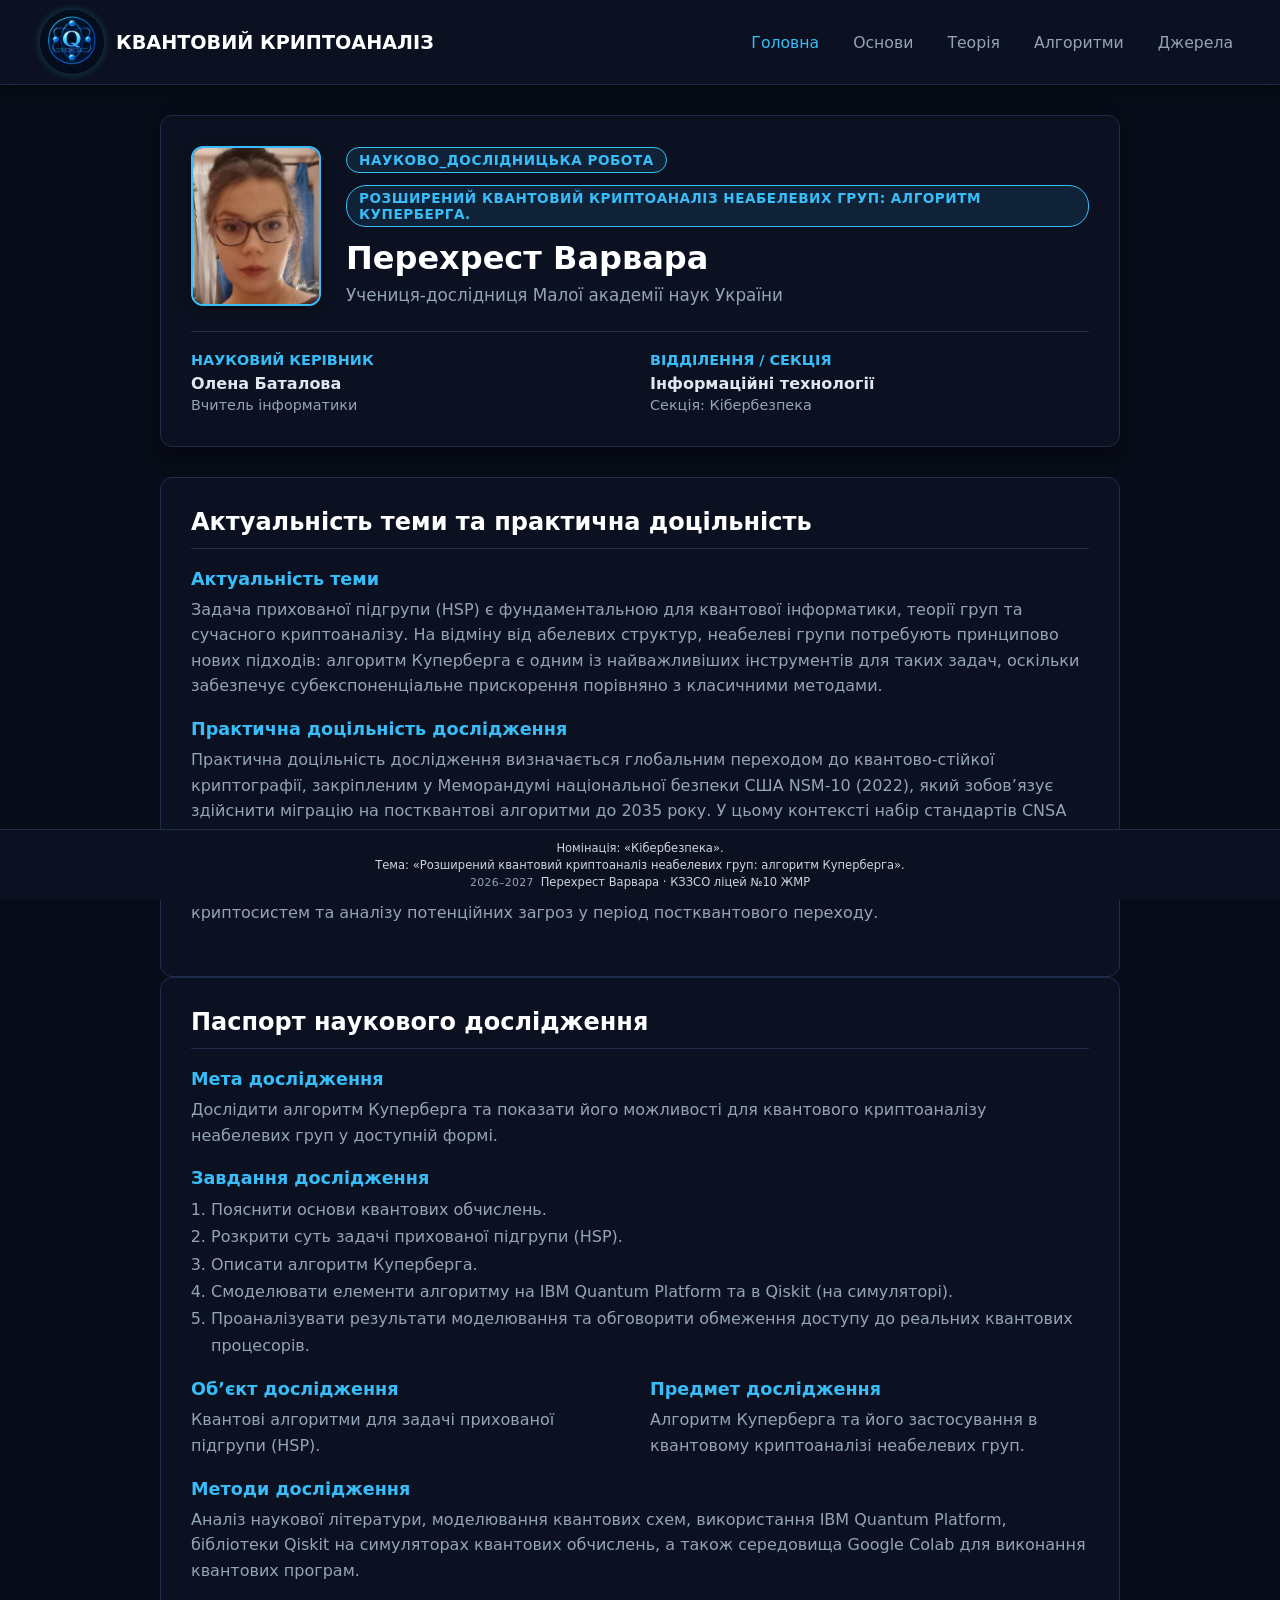
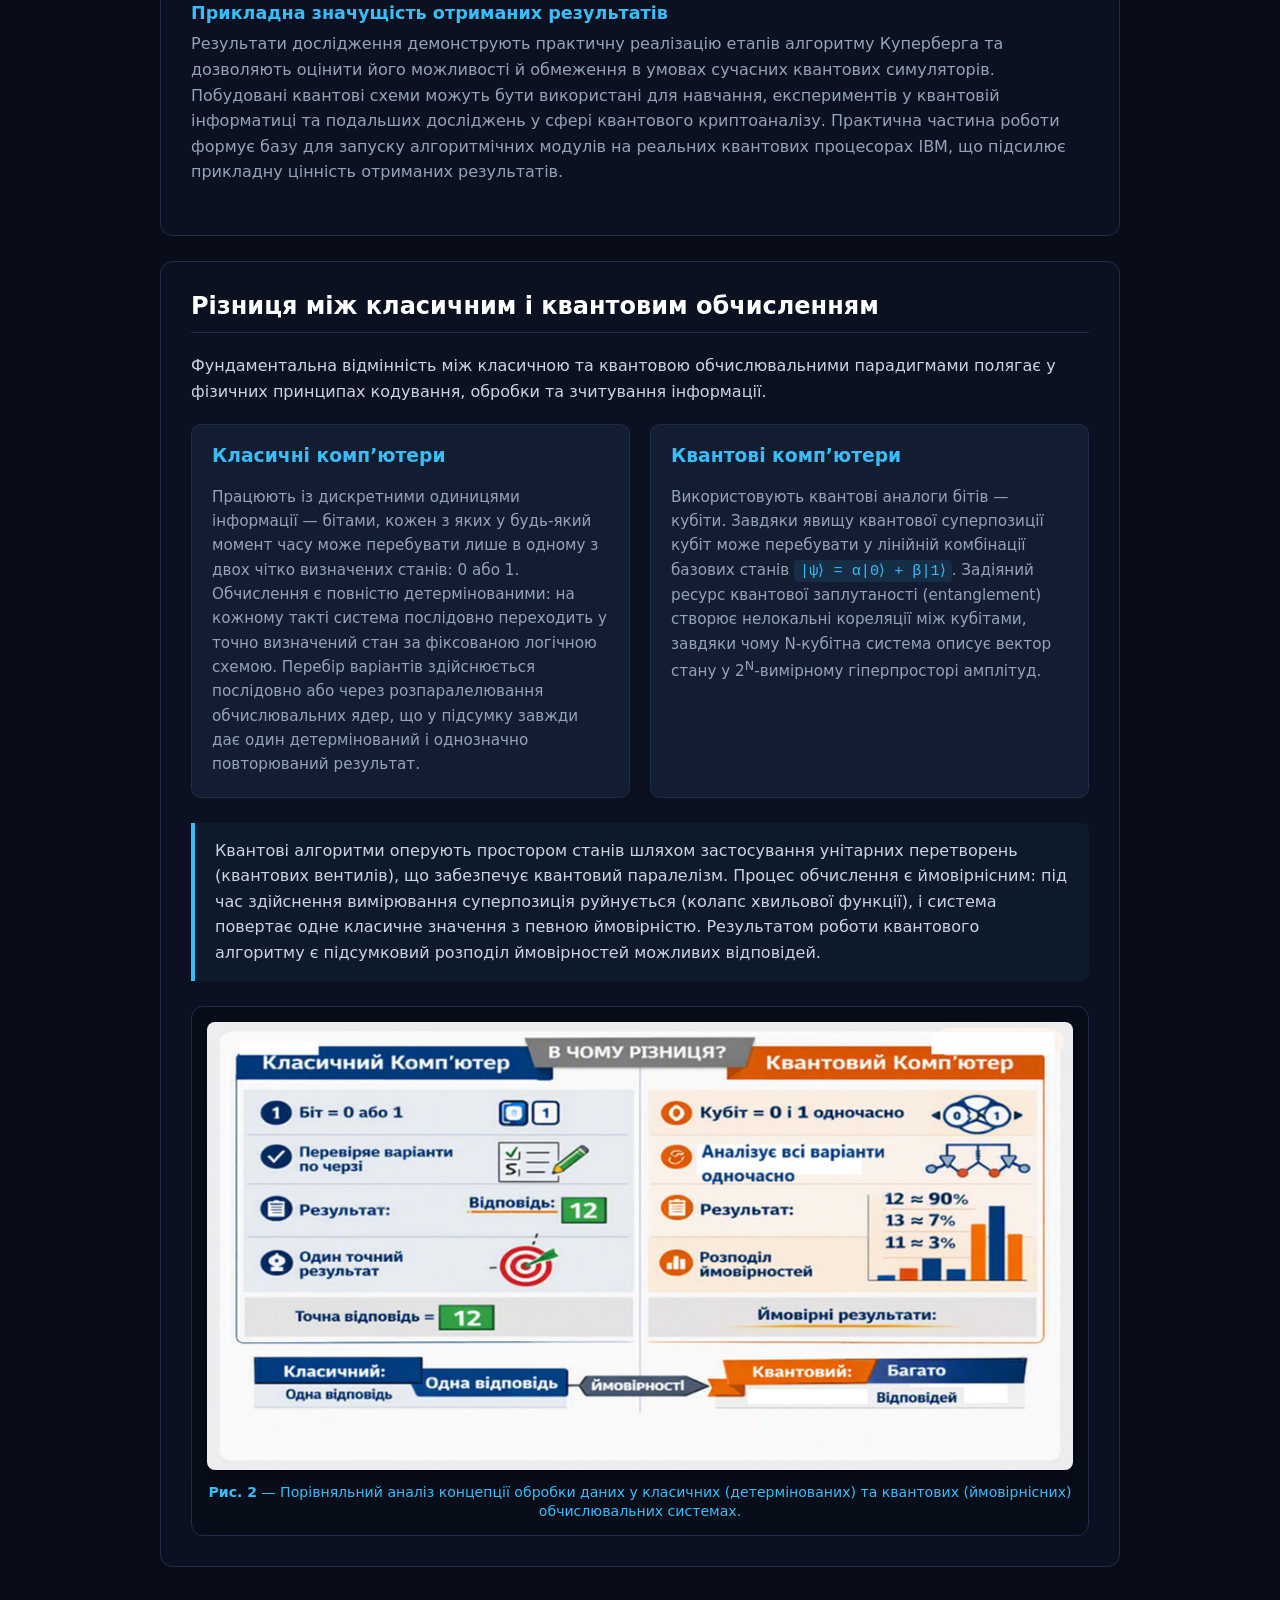
<file: index.html>
<!DOCTYPE html>

<html lang="uk">
<head>
<meta charset="utf-8"/>
<meta content="width=device-width, initial-scale=1.0" name="viewport"/>
<title>Головна — Квантовий Криптоаналіз</title>
<link href="CSS/main.css" rel="stylesheet"/>
</head>
<body class="home-page">
<!-- Навігаційне меню -->
<header class="navbar">
<a class="logo" href="index.html">
<img class="logo-icon" src="images/site-emblem.png" alt="Емблема квантового криптоаналізу">
<span>КВАНТОВИЙ КРИПТОАНАЛІЗ</span>
</a>
<nav>
<ul class="nav-menu">
<li><a class="active" href="index.html">Головна</a></li>
<li><a href="foundations.html">Основи</a></li>
<li><a href="theory.html">Теорія</a></li>
<li><a href="ide.html">Алгоритми</a></li>
<li><a href="sources.html">Джерела</a></li>
</ul>
</nav>
</header>
<main class="main-container">
<!-- Картка учениці та керівника -->
<section class="hero-card">
<div class="profile-header">
<!-- Рамка для фотографії учениці -->
<div class="photo-frame">
<img alt="Фото учениці" onerror="this.parentNode.classList.add('no-image');" src="images/photo.jpg"/>
</div>
<div class="profile-details">
<span class="badge-man">НАУКОВО_ДОСЛІДНИЦЬКА РОБОТА
</span>
<span class="badge-man">Розширений квантовий криптоаналіз неабелевих груп: алгоритм Куперберга.
</span>
<h1 class="student-name">Перехрест Варвара</h1>
<div class="student-title">Учениця-дослідниця Малої академії наук України</div>
</div>
</div>
<div class="info-grid">
<div class="info-item">
<h4>Науковий керівник</h4>
<p><strong>Олена Баталова </strong></p>
<p class="role-desc">Вчитель інформатики</p>
</div>
<div class="info-item">
<h4>Відділення / Секція</h4>
<p><strong>Інформаційні технології</strong></p>
<p class="role-desc">Секція: Кібербезпека</p>
</div>
</div>
</section>
<!-- Актуальність та практична доцільність -->
<section class="passport-section">
<h2 class="section-title"> Актуальність теми та практична доцільність</h2>
<div class="passport-item">
<h3> Актуальність теми</h3>
<p>
                    Задача прихованої підгрупи (HSP) є фундаментальною для квантової інформатики, теорії груп та сучасного криптоаналізу. 
                    На відміну від абелевих структур, неабелеві групи потребують принципово нових підходів: алгоритм Куперберга є одним із 
                    найважливіших інструментів для таких задач, оскільки забезпечує субекспоненціальне прискорення порівняно з класичними методами.
                </p>
</div>
<div class="passport-item">
<h3> Практична доцільність дослідження</h3>
<p>
                    Практична доцільність дослідження визначається глобальним переходом до квантово-стійкої криптографії, закріпленим у Меморандумі національної безпеки США NSM-10 (2022), який зобов’язує здійснити міграцію на постквантові алгоритми до 2035 року. 
                    У цьому контексті набір стандартів CNSA 2.0 визначає перелік рекомендованих криптографічних примітивів, а директива OMB M-23-02 регламентує порядок інвентаризації та переведення цивільних криптосистем на нові стандарти. 
                    Таким чином, аналіз алгоритму Куперберга має безпосереднє значення для оцінки стійкості сучасних криптосистем та аналізу потенційних загроз у період постквантового переходу.
                </p>
</div>
</section>
<!-- Паспорт наукового дослідження -->
<section class="passport-section inline-style-0">
<h2 class="section-title">Паспорт наукового дослідження</h2>
<div class="passport-item">
<h3> Мета дослідження</h3>
<p>
                    Дослідити алгоритм Куперберга та показати його можливості для квантового криптоаналізу неабелевих груп у доступній формі.
                </p>
</div>
<div class="passport-item">
<h3> Завдання дослідження</h3>
<ol class="inline-style-1">
<li>Пояснити основи квантових обчислень.</li>
<li>Розкрити суть задачі прихованої підгрупи (HSP).</li>
<li>Описати алгоритм Куперберга.</li>
<li>Смоделювати елементи алгоритму на IBM Quantum Platform та в Qiskit (на симуляторі).</li>
<li>Проаналізувати результати моделювання та обговорити обмеження доступу до реальних квантових процесорів.</li>
</ol>
</div>
<div class="inline-style-2">
<div class="passport-item">
<h3> Об’єкт дослідження</h3>
<p>Квантові алгоритми для задачі прихованої підгрупи (HSP).</p>
</div>
<div class="passport-item">
<h3> Предмет дослідження</h3>
<p>Алгоритм Куперберга та його застосування в квантовому криптоаналізі неабелевих груп.</p>
</div>
</div>
<div class="passport-item">
<h3> Методи дослідження</h3>
<p>
                    Аналіз наукової літератури, моделювання квантових схем, використання IBM Quantum Platform, бібліотеки Qiskit на симуляторах квантових обчислень, а також середовища Google Colab для виконання квантових програм.
                </p>
</div>
<div class="passport-item">
<h3> Прикладна значущість отриманих результатів</h3>
<p>
                    Результати дослідження демонструють практичну реалізацію етапів алгоритму Куперберга та дозволяють оцінити його можливості й обмеження в умовах сучасних квантових симуляторів. 
                    Побудовані квантові схеми можуть бути використані для навчання, експериментів у квантовій інформатиці та подальших досліджень у сфері квантового криптоаналізу. 
                    Практична частина роботи формує базу для запуску алгоритмічних модулів на реальних квантових процесорах IBM, що підсилює прикладну цінність отриманих результатів.
                </p>
</div>
</section>
<!-- Порівняльний аналіз парадигм -->
<!-- Порівняльний аналіз парадигм -->
<section class="passport-section inline-style-3">
<h2 class="section-title"> Різниця між класичним і квантовим обчисленням</h2>
<p class="inline-style-4">
                Фундаментальна відмінність між класичною та квантовою обчислювальними парадигмами полягає у фізичних принципах кодування, обробки та зчитування інформації.
            </p>
<div class="inline-style-5">
<!-- Класичні обчислення -->
<div class="inline-style-6">
<h3 class="inline-style-7"> Класичні комп’ютери</h3>
<p class="inline-style-8">
                        Працюють із дискретними одиницями інформації — бітами, кожен з яких у будь-який момент часу може перебувати лише в одному з двох чітко визначених станів: 0 або 1. 
                        Обчислення є повністю детермінованими: на кожному такті система послідовно переходить у точно визначений стан за фіксованою логічною схемою. 
                        Перебір варіантів здійснюється послідовно або через розпаралелювання обчислювальних ядер, що у підсумку завжди дає один детермінований і однозначно повторюваний результат.
                    </p>
</div>
<!-- Квантові обчислення -->
<div class="inline-style-9">
<h3 class="inline-style-10"> Квантові комп’ютери</h3>
<p class="inline-style-11">
                        Використовують квантові аналоги бітів — кубіти. Завдяки явищу квантової суперпозиції кубіт може перебувати у лінійній комбінації базових станів 
                        <code class="inline-style-12">|ψ⟩ = α|0⟩ + β|1⟩</code>. 
                        Задіяний ресурс квантової заплутаності (entanglement) створює нелокальні кореляції між кубітами, завдяки чому N-кубітна система описує вектор стану у 2<sup>N</sup>-вимірному гіперпросторі амплітуд.
                    </p>
</div>
</div>
<div class="inline-style-13">
<p class="inline-style-14">
                    Квантові алгоритми оперують простором станів шляхом застосування унітарних перетворень (квантових вентилів), що забезпечує квантовий паралелізм. Процес обчислення є ймовірнісним: під час здійснення вимірювання суперпозиція руйнується (колапс хвильової функції), і система повертає одне класичне значення з певною ймовірністю. 
                    Результатом роботи квантового алгоритму є підсумковий розподіл ймовірностей можливих відповідей.
                </p>
</div>
<!-- Зображення з назвою файлу за підписом -->
<div class="inline-style-15">
<img alt="Рис. 2 — Порівняльний аналіз концепції обробки даних у класичних та квантових системах" class="inline-style-16" src="images/ris2.jpg"/>
<span class="inline-style-17">
<strong>Рис. 2</strong> — Порівняльний аналіз концепції обробки даних у класичних (детермінованих) та квантових (ймовірнісних) обчислювальних системах.
    </span>
</div>
</section>
</main>
<footer id="site-footer" class="site-footer" aria-label="Інформація про проєкт"></footer>
<script src="JS/main.js"></script>
</body>
</html>
</file>
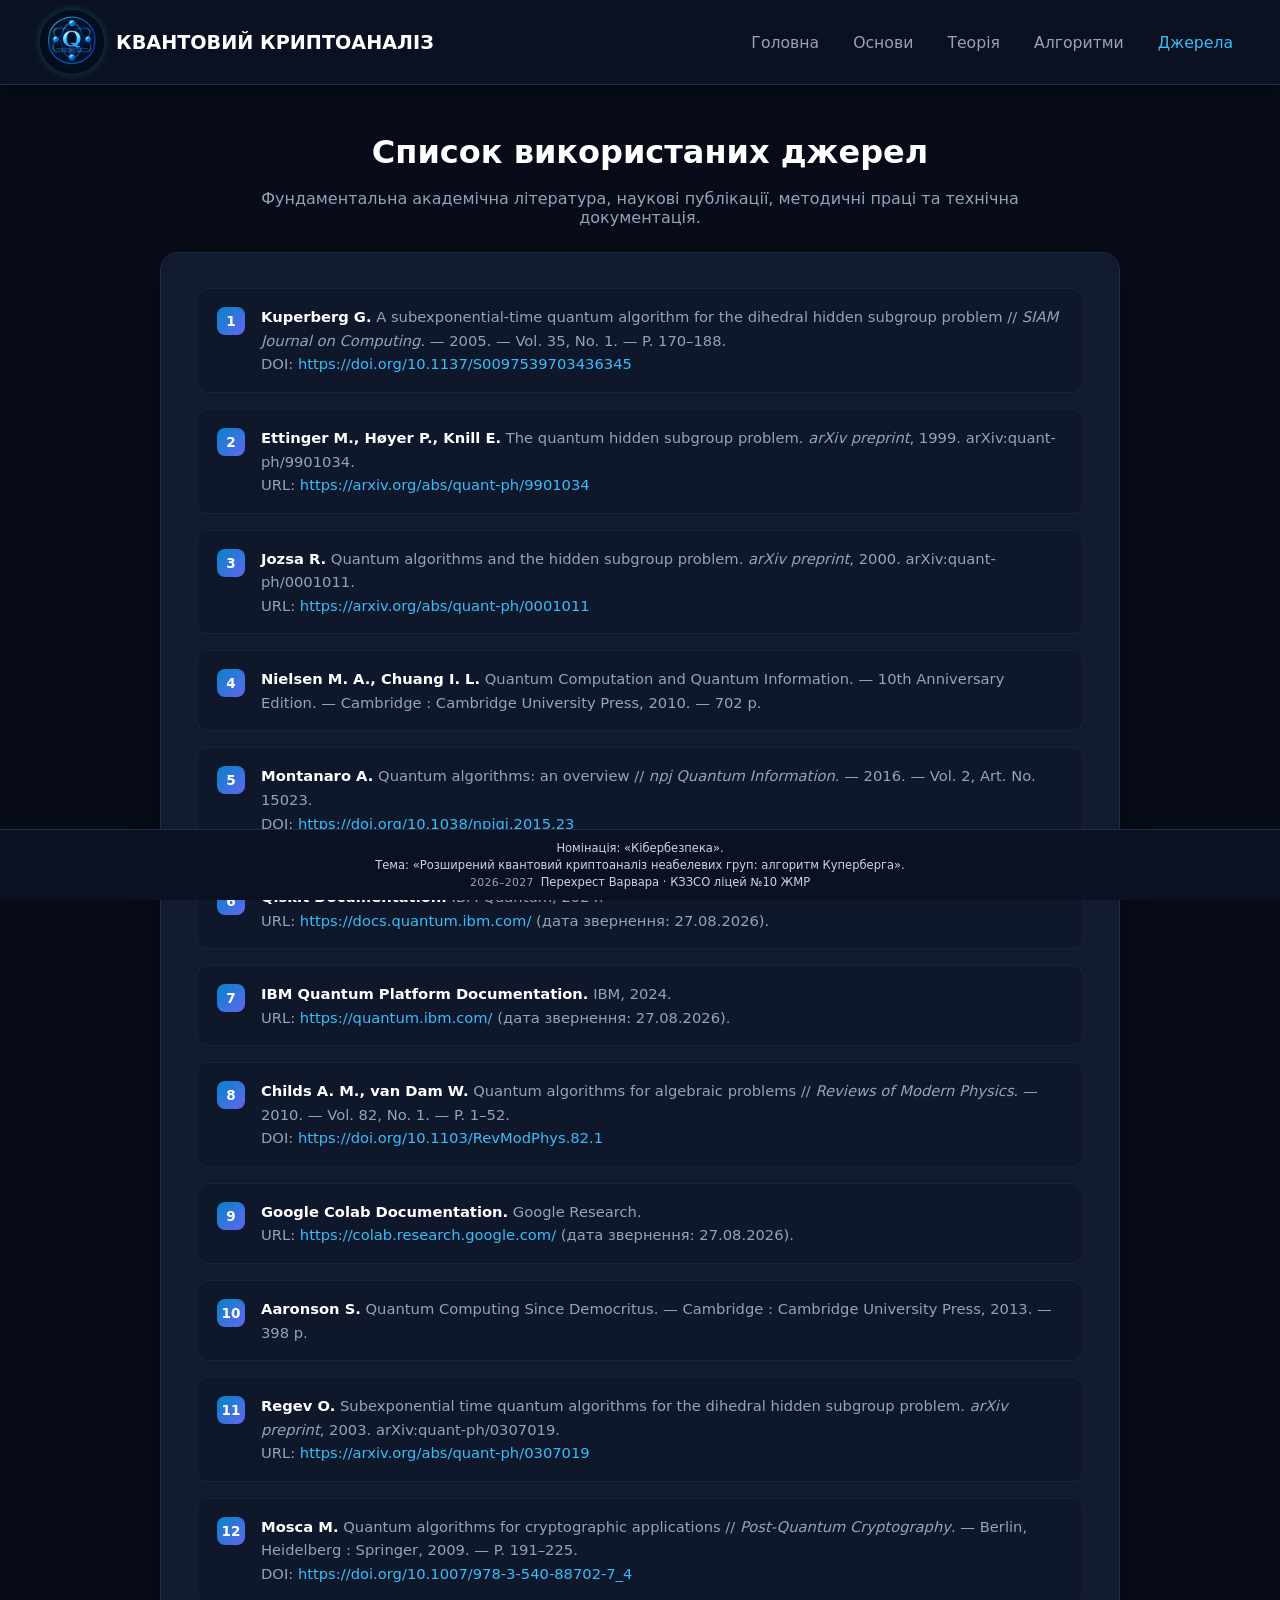
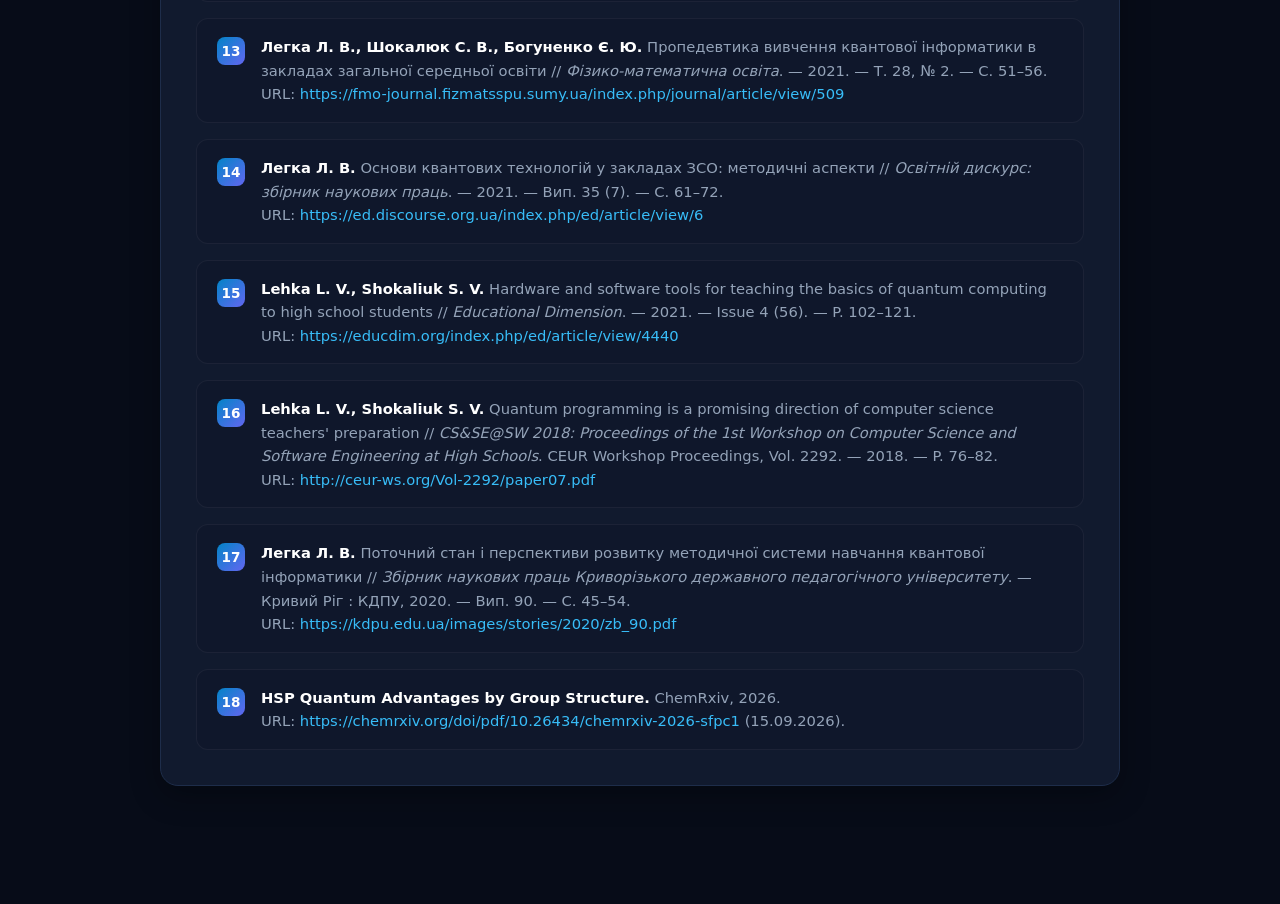
<file: sources.html>
<!DOCTYPE html>

<html lang="uk">
<head>
<meta charset="utf-8"/>
<meta content="width=device-width, initial-scale=1.0" name="viewport"/>
<title>Джерела — Квантовий Криптоаналіз</title>
<link href="CSS/main.css" rel="stylesheet"/>
<link href="CSS/sources.css" rel="stylesheet"/>
</head>
<body>
<!-- Шапка з випадаючим меню -->
<header class="navbar">
<a class="logo" href="index.html">
<img class="logo-icon" src="images/site-emblem.png" alt="Емблема квантового криптоаналізу">
<span>КВАНТОВИЙ КРИПТОАНАЛІЗ</span>
</a>
<nav>
<ul class="nav-menu">
<li><a href="index.html">Головна</a></li>
<li><a href="foundations.html">Основи</a></li>
<li><a href="theory.html">Теорія</a></li>
<li><a href="ide.html">Алгоритми</a></li>
<li><a class="active" href="sources.html">Джерела</a></li>
</ul>
</nav>
</header>
<main class="main-container">
<div class="inline-style-0">
<h1 class="inline-style-1">
                Cписок використаних джерел
            </h1>
<p class="inline-style-2">
                Фундаментальна академічна література, наукові публікації, методичні праці та технічна документація.
            </p>
</div>
<div class="sources-container">
<ol class="sources-list">
<li class="source-item">
<div class="source-num">1</div>
<div class="source-text">
<strong>Kuperberg G.</strong> A subexponential-time quantum algorithm for the dihedral hidden subgroup problem // <em>SIAM Journal on Computing</em>. — 2005. — Vol. 35, No. 1. — P. 170–188. <br/>
                        DOI: <a class="source-link" href="https://doi.org/10.1137/S0097539703436345" target="_blank">https://doi.org/10.1137/S0097539703436345</a>
</div>
</li>
<li class="source-item">
<div class="source-num">2</div>
<div class="source-text">
<strong>Ettinger M., Høyer P., Knill E.</strong> The quantum hidden subgroup problem. <em>arXiv preprint</em>, 1999. arXiv:quant-ph/9901034. <br/>
                        URL: <a class="source-link" href="https://arxiv.org/abs/quant-ph/9901034" target="_blank">https://arxiv.org/abs/quant-ph/9901034</a>
</div>
</li>
<li class="source-item">
<div class="source-num">3</div>
<div class="source-text">
<strong>Jozsa R.</strong> Quantum algorithms and the hidden subgroup problem. <em>arXiv preprint</em>, 2000. arXiv:quant-ph/0001011. <br/>
                        URL: <a class="source-link" href="https://arxiv.org/abs/quant-ph/0001011" target="_blank">https://arxiv.org/abs/quant-ph/0001011</a>
</div>
</li>
<li class="source-item">
<div class="source-num">4</div>
<div class="source-text">
<strong>Nielsen M. A., Chuang I. L.</strong> Quantum Computation and Quantum Information. — 10th Anniversary Edition. — Cambridge : Cambridge University Press, 2010. — 702 p.
                    </div>
</li>
<li class="source-item">
<div class="source-num">5</div>
<div class="source-text">
<strong>Montanaro A.</strong> Quantum algorithms: an overview // <em>npj Quantum Information</em>. — 2016. — Vol. 2, Art. No. 15023. <br/>
                        DOI: <a class="source-link" href="https://doi.org/10.1038/npjqi.2015.23" target="_blank">https://doi.org/10.1038/npjqi.2015.23</a>
</div>
</li>
<li class="source-item">
<div class="source-num">6</div>
<div class="source-text">
<strong>Qiskit Documentation.</strong> IBM Quantum, 2024. <br/>
                        URL: <a class="source-link" href="https://docs.quantum.ibm.com/" target="_blank">https://docs.quantum.ibm.com/</a> (дата звернення: 27.08.2026).
                    </div>
</li>
<li class="source-item">
<div class="source-num">7</div>
<div class="source-text">
<strong>IBM Quantum Platform Documentation.</strong> IBM, 2024. <br/>
                        URL: <a class="source-link" href="https://quantum.ibm.com/" target="_blank">https://quantum.ibm.com/</a> (дата звернення: 27.08.2026).
                    </div>
</li>
<li class="source-item">
<div class="source-num">8</div>
<div class="source-text">
<strong>Childs A. M., van Dam W.</strong> Quantum algorithms for algebraic problems // <em>Reviews of Modern Physics</em>. — 2010. — Vol. 82, No. 1. — P. 1–52. <br/>
                        DOI: <a class="source-link" href="https://doi.org/10.1103/RevModPhys.82.1" target="_blank">https://doi.org/10.1103/RevModPhys.82.1</a>
</div>
</li>
<li class="source-item">
<div class="source-num">9</div>
<div class="source-text">
<strong>Google Colab Documentation.</strong> Google Research. <br/>
                        URL: <a class="source-link" href="https://colab.research.google.com/" target="_blank">https://colab.research.google.com/</a> (дата звернення: 27.08.2026).
                    </div>
</li>
<li class="source-item">
<div class="source-num">10</div>
<div class="source-text">
<strong>Aaronson S.</strong> Quantum Computing Since Democritus. — Cambridge : Cambridge University Press, 2013. — 398 p.
                    </div>
</li>
<li class="source-item">
<div class="source-num">11</div>
<div class="source-text">
<strong>Regev O.</strong> Subexponential time quantum algorithms for the dihedral hidden subgroup problem. <em>arXiv preprint</em>, 2003. arXiv:quant-ph/0307019. <br/>
                        URL: <a class="source-link" href="https://arxiv.org/abs/quant-ph/0307019" target="_blank">https://arxiv.org/abs/quant-ph/0307019</a>
</div>
</li>
<li class="source-item">
<div class="source-num">12</div>
<div class="source-text">
<strong>Mosca M.</strong> Quantum algorithms for cryptographic applications // <em>Post-Quantum Cryptography</em>. — Berlin, Heidelberg : Springer, 2009. — P. 191–225. <br/>
                        DOI: <a class="source-link" href="https://doi.org/10.1007/978-3-540-88702-7_4" target="_blank">https://doi.org/10.1007/978-3-540-88702-7_4</a>
</div>
</li>
<li class="source-item">
<div class="source-num">13</div>
<div class="source-text">
<strong>Легка Л. В., Шокалюк С. В., Богуненко Є. Ю.</strong> Пропедевтика вивчення квантової інформатики в закладах загальної середньої освіти // <em>Фізико-математична освіта</em>. — 2021. — Т. 28, № 2. — С. 51–56. <br/>
                        URL: <a class="source-link" href="https://fmo-journal.fizmatsspu.sumy.ua/index.php/journal/article/view/509" target="_blank">https://fmo-journal.fizmatsspu.sumy.ua/index.php/journal/article/view/509</a>
</div>
</li>
<li class="source-item">
<div class="source-num">14</div>
<div class="source-text">
<strong>Легка Л. В.</strong> Основи квантових технологій у закладах ЗСО: методичні аспекти // <em>Освітній дискурс: збірник наукових праць</em>. — 2021. — Вип. 35 (7). — С. 61–72. <br/>
                        URL: <a class="source-link" href="https://ed.discourse.org.ua/index.php/ed/article/view/6" target="_blank">https://ed.discourse.org.ua/index.php/ed/article/view/6</a>
</div>
</li>
<li class="source-item">
<div class="source-num">15</div>
<div class="source-text">
<strong>Lehka L. V., Shokaliuk S. V.</strong> Hardware and software tools for teaching the basics of quantum computing to high school students // <em>Educational Dimension</em>. — 2021. — Issue 4 (56). — P. 102–121. <br/>
                        URL: <a class="source-link" href="https://educdim.org/index.php/ed/article/view/4440" target="_blank">https://educdim.org/index.php/ed/article/view/4440</a>
</div>
</li>
<li class="source-item">
<div class="source-num">16</div>
<div class="source-text">
<strong>Lehka L. V., Shokaliuk S. V.</strong> Quantum programming is a promising direction of computer science teachers' preparation // <em>CS&amp;SE@SW 2018: Proceedings of the 1st Workshop on Computer Science and Software Engineering at High Schools</em>. CEUR Workshop Proceedings, Vol. 2292. — 2018. — P. 76–82. <br/>
                        URL: <a class="source-link" href="http://ceur-ws.org/Vol-2292/paper07.pdf" target="_blank">http://ceur-ws.org/Vol-2292/paper07.pdf</a>
</div>
</li>
<li class="source-item">
<div class="source-num">17</div>
<div class="source-text">
<strong>Легка Л. В.</strong> Поточний стан і перспективи розвитку методичної системи навчання квантової інформатики // <em>Збірник наукових праць Криворізького державного педагогічного університету</em>. — Кривий Ріг : КДПУ, 2020. — Вип. 90. — С. 45–54. <br/>
                        URL: <a class="source-link" href="https://kdpu.edu.ua/images/stories/2020/zb_90.pdf" target="_blank">https://kdpu.edu.ua/images/stories/2020/zb_90.pdf</a>
</div>
</li>
<li class="source-item">
<div class="source-num">18</div>
<div class="source-text">
<strong>HSP Quantum Advantages by Group Structure.</strong> ChemRxiv, 2026. <br/>
                        URL: <a class="source-link" href="https://chemrxiv.org/doi/pdf/10.26434/chemrxiv-2026-sfpc1" target="_blank">https://chemrxiv.org/doi/pdf/10.26434/chemrxiv-2026-sfpc1</a> (15.09.2026).
                    </div>
</li>
</ol>
</div>
</main>
<footer id="site-footer" class="site-footer" aria-label="Інформація про проєкт"></footer>
<script src="JS/main.js"></script>
</body>
</html>
</file>
<file: CSS/main.css>
/* --- БАЗОВЫЕ НАСТРОЙКИ СТРАНИЦЫ --- */
* {
    box-sizing: border-box;
}

body {
    background-color: #070c18 !important;
    color: #f8fafc !important;
    font-family: system-ui, -apple-system, sans-serif;
    margin: 0;
    padding: 0;
}

/* --- НАВИГАЦИОННАЯ ШАПКА --- */
/* --- ЛИПКA/ЗАФІКСОВАНА ШАПКА --- */
.navbar {
    position: fixed !important;  /* Фіксує шапку на екрані при скролі */
    top: 0;
    left: 0;
    width: 100%;
    
    display: flex;
    justify-content: space-between;
    align-items: center;
    padding: 10px 40px;
    background-color: #0b1120 !important;
    border-bottom: 1px solid #1e2d4a;
    z-index: 9999;               /* Меню завжди поверх іншого вмісту */
    box-shadow: 0 4px 15px rgba(0, 0, 0, 0.4);
}

.logo {
    display: flex;
    align-items: center;
    gap: 12px;
    text-decoration: none;
    color: #ffffff !important;
    font-weight: bold;
    font-size: 1.2rem;
}

.logo-icon {
    width: 64px;
    height: 64px;
    object-fit: cover;
    border-radius: 50%;
    display: block;
    flex: 0 0 64px;
    box-shadow: 0 0 10px rgba(56, 189, 248, 0.28);
}

.nav-menu {
    display: flex !important;
    flex-direction: row !important;
    align-items: center;
    gap: 20px;
    list-style: none !important;
    margin: 0 !important;
    padding: 0 !important;
}

.nav-menu li {
    list-style: none !important;
    margin: 0 !important;
    padding: 0 !important;
    position: relative;
}

.nav-menu a, 
.nav-menu a:visited {
    color: #94a3b8 !important;
    text-decoration: none !important;
    font-size: 0.98rem;
    font-weight: 400;
    white-space: nowrap;
    padding: 5px 7px;
    display: inline-block;
}

.nav-menu a:hover,
.nav-menu a.active {
    color: #38bdf8 !important;
}

/* --- ВЫПАДАЮЩЕЕ МЕНЮ (DROPDOWN) --- */
.dropdown-menu {
    display: none;
    position: absolute !important;
    top: 100%;
    left: 0;
    background-color: #0b1120;
    border: 1px solid #1e2d4a;
    border-radius: 8px;
    padding: 10px 0 !important;
    min-width: 280px;
    box-shadow: 0 10px 25px rgba(0,0,0,0.5);
    z-index: 10000;
}

.dropdown:hover .dropdown-menu {
    display: block !important;
}

.dropdown-menu li {
    display: block !important;
}

.dropdown-menu a {
    display: block !important;
    padding: 8px 16px !important;
    font-size: 0.88rem !important;
}

/* --- ГЛАВНЫЙ КОНТЕЙНЕР --- */
/* --- ВІДСТУП ДЛЯ КОНТЕЙНЕРА (щоб контент не перекривався шапкою) --- */
.main-container {
    max-width: 1000px;
    margin: 0 auto 40px auto;
    padding: 115px 20px 0 20px; /* 100px зверху компенсують висоту зафіксованої шапки */
}

/* --- КАРТОЧКА АВТОРА И РАМКА ФОТО --- */
.hero-card {
    background: #0b1120;
    border: 1px solid #1e2d4a;
    border-radius: 12px;
    padding: 30px;
    margin-bottom: 30px;
    box-shadow: 0 8px 20px rgba(0, 0, 0, 0.4);
}

.profile-header {
    display: flex;
    align-items: center;
    gap: 25px;
}

.photo-frame {
    width: 130px;
    height: 160px;
    border: 2px solid #38bdf8;
    border-radius: 12px;
    overflow: hidden;
    flex-shrink: 0;
    background: #131d31;
    position: relative;
    box-shadow: 0 4px 12px rgba(0,0,0,0.3);
}

.photo-frame img {
    width: 100%;
    height: 100%;
    object-fit: cover;
    display: block;
}

/* Заглушка, если фото отсутствует */
.photo-frame.no-image::before {
    content: 'ФОТО';
    display: flex;
    align-items: center;
    justify-content: center;
    width: 100%;
    height: 100%;
    color: #38bdf8;
    font-size: 0.85rem;
    font-weight: bold;
    letter-spacing: 1px;
    border: 2px dashed #38bdf8;
    box-sizing: border-box;
}

.badge-man {
    display: inline-block;
    background: rgba(56, 189, 248, 0.1);
    color: #38bdf8;
    border: 1px solid #38bdf8;
    padding: 4px 12px;
    border-radius: 20px;
    font-size: 0.85rem;
    font-weight: 600;
    margin-bottom: 12px;
    text-transform: uppercase;
    letter-spacing: 0.5px;
}

.student-name {
    font-size: 2rem;
    color: #ffffff;
    margin: 0 0 8px 0;
    font-weight: 700;
}

.student-title {
    color: #94a3b8;
    font-size: 1.05rem;
}

.info-grid {
    display: grid;
    grid-template-columns: repeat(auto-fit, minmax(280px, 1fr));
    gap: 20px;
    border-top: 1px solid #1e2d4a;
    margin-top: 25px;
    padding-top: 20px;
}

.info-item h4 {
    margin: 0 0 5px 0;
    color: #38bdf8;
    font-size: 0.9rem;
    text-transform: uppercase;
}

.info-item p {
    margin: 0;
    color: #e2e8f0;
    font-size: 1rem;
    line-height: 1.4;
}

.role-desc {
    color: #94a3b8 !important;
    font-size: 0.9rem !important;
}

/* --- ПАСПОРТ ИССЛЕДОВАНИЯ --- */
.passport-section {
    background: #0b1120;
    border: 1px solid #1e2d4a;
    border-radius: 12px;
    padding: 30px;
}

.section-title {
    color: #ffffff;
    font-size: 1.5rem;
    margin-top: 0;
    margin-bottom: 20px;
    display: flex;
    align-items: center;
    gap: 10px;
    border-bottom: 1px solid #1e2d4a;
    padding-bottom: 12px;
}

.passport-item {
    margin-bottom: 20px;
}

.passport-item h3 {
    color: #38bdf8;
    font-size: 1.1rem;
    margin: 0 0 8px 0;
    display: flex;
    align-items: center;
    gap: 8px;
}

.passport-item p {
    color: #94a3b8;
    line-height: 1.6;
    margin: 0;
}

/* Inline styles moved from HTML for project structure compliance */
.inline-style-0 { margin-top: 0px; }
.inline-style-1 { color: #94a3b8; line-height: 1.7; margin: 0; padding-left: 20px; }
.inline-style-2 { display: grid; grid-template-columns: repeat(auto-fit, minmax(300px, 1fr)); gap: 20px; margin-top: 20px; }
.inline-style-3 { margin-top: 25px; }
.inline-style-4 { color: #cbd5e1; line-height: 1.6; margin-bottom: 20px; }
.inline-style-5 { display: grid; grid-template-columns: repeat(auto-fit, minmax(320px, 1fr)); gap: 20px; margin-bottom: 25px; }
.inline-style-6 { background: #131d31; border: 1px solid #1e2d4a; border-radius: 10px; padding: 20px; }
.inline-style-7 { color: #38bdf8; margin-top: 0; }
.inline-style-8 { color: #94a3b8; font-size: 0.95rem; line-height: 1.6; margin: 0; }
.inline-style-9 { background: #131d31; border: 1px solid #1e2d4a; border-radius: 10px; padding: 20px; }
.inline-style-10 { color: #38bdf8; margin-top: 0; }
.inline-style-11 { color: #94a3b8; font-size: 0.95rem; line-height: 1.6; margin: 0; }
.inline-style-12 { color: #38bdf8; background: rgba(56,189,248,0.1); padding: 2px 6px; border-radius: 4px; }
.inline-style-13 { background: rgba(56, 189, 248, 0.05); border-left: 4px solid #38bdf8; 
            padding: 15px 20px; border-radius: 0 8px 8px 0; margin-bottom: 25px; }
.inline-style-14 { color: #cbd5e1; margin: 0; line-height: 1.6; }
.inline-style-15 { text-align: center; border: 1px solid #1e2d4a; border-radius: 12px; padding: 15px; background: #080d1a; }
.inline-style-16 { max-width: 100%; height: auto; border-radius: 8px; display: block; margin: 0 auto 12px auto; box-shadow: 0 4px 15px rgba(0,0,0,0.5); }
.inline-style-17 { font-size: 0.88rem; color: #38bdf8; }

/* Надійне керування випадаючим меню на GitHub Pages та мобільних екранах */
.dropdown-toggle {
    appearance: none;
    -webkit-appearance: none;
    border: 0;
    background: transparent;
    font: inherit;
    cursor: pointer;
    color: #94a3b8;
    text-decoration: none;
    font-size: 0.98rem;
    font-weight: 400;
    white-space: nowrap;
    padding: 5px 7px;
    display: inline-block;
}

.dropdown-toggle:hover,
.dropdown-toggle:focus-visible,
.dropdown.open > .dropdown-toggle {
    color: #38bdf8;
    outline: none;
}

.dropdown:hover > .dropdown-menu,
.dropdown:focus-within > .dropdown-menu,
.dropdown.open > .dropdown-menu {
    display: block !important;
}

@media (max-width: 900px) {
    .navbar {
        align-items: flex-start;
        flex-wrap: wrap;
        gap: 8px;
        padding: 12px 18px;
    }

    .navbar nav {
        width: 100%;
    }

    .nav-menu {
        flex-wrap: wrap;
        gap: 4px !important;
    }

    .dropdown-menu {
        left: 0;
        max-width: min(92vw, 360px);
    }
}


/* --- ПОСТІЙНИЙ ФУТЕР --- */
.site-footer {
    position: fixed;
    left: 0;
    right: 0;
    bottom: 0;
    z-index: 1000;
    background: #0b1120;
    border-top: 1px solid #1e2d4a;
    color: #cbd5e1;
    padding: 9px 20px 8px;
    box-sizing: border-box;
}
.footer-inner { max-width: 1200px; margin: 0 auto; text-align: center; }
.footer-year { color:#94a3b8; font-size:.68rem; font-weight:500; letter-spacing:.03em; margin-right:7px; white-space:nowrap; }
.footer-line { margin:2px 34px; font-size:.72rem; line-height:1.3; }
body { padding-bottom:78px; }
@media (max-width:700px){
  .site-footer{padding:6px 8px 5px;}
  .footer-inner{width:100%;max-width:none;}
  .footer-line{margin:1px 0;font-size:.60rem;line-height:1.22;}
  .footer-year{display:inline;font-size:.60rem;margin-right:7px;white-space:nowrap;}
  body{padding-bottom:66px;}
}

/* Лише трохи ущільнюємо відстані між блоками на вузькому екрані.
   Розміри шрифтів і меню не змінюємо. */
@media (max-width:700px){
  .content-section{margin-bottom:14px;}
  .page-container p{margin-bottom:7px;}
  .section-title{margin-bottom:8px;}
}

/* --- АДАПТАЦІЯ ГОЛОВНОЇ СТОРІНКИ ДЛЯ СМАРТФОНІВ --- */
@media (max-width: 700px) {
    .navbar {
        padding: 7px 10px;
        gap: 5px;
    }

    .logo {
        gap: 7px;
        font-size: 0.88rem;
        line-height: 1.1;
    }

    .logo-icon {
        width: 42px;
        height: 42px;
        flex-basis: 42px;
    }

    .nav-menu {
        gap: 2px !important;
        justify-content: flex-start;
    }

    .nav-menu a,
    .dropdown-toggle {
        font-size: 0.78rem !important;
        padding: 4px 5px !important;
    }

    .main-container {
        max-width: 100%;
        margin-bottom: 20px;
        padding: 100px 10px 0;
    }

    .hero-card,
    .passport-section {
        border-radius: 9px;
        padding: 14px;
        margin-bottom: 14px;
    }

    .profile-header {
        gap: 12px;
        align-items: flex-start;
    }

    .photo-frame {
        width: 78px;
        height: 96px;
        border-radius: 8px;
    }

    .badge-man {
        padding: 3px 7px;
        margin-bottom: 6px;
        font-size: 0.62rem;
        line-height: 1.2;
        letter-spacing: 0.2px;
    }

    .student-name {
        font-size: 1.25rem;
        line-height: 1.2;
        margin-bottom: 4px;
    }

    .student-title {
        font-size: 0.82rem;
        line-height: 1.3;
    }

    .info-grid {
        grid-template-columns: 1fr;
        gap: 9px;
        margin-top: 12px;
        padding-top: 10px;
    }

    .info-item h4 {
        font-size: 0.72rem;
        margin-bottom: 3px;
    }

    .info-item p,
    .role-desc {
        font-size: 0.82rem !important;
        line-height: 1.3 !important;
    }

    .section-title {
        font-size: 1.05rem;
        line-height: 1.25;
        margin-bottom: 10px;
        padding-bottom: 7px;
        gap: 5px;
    }

    .passport-item {
        margin-bottom: 11px;
    }

    .passport-item h3 {
        font-size: 0.92rem;
        line-height: 1.25;
        margin-bottom: 4px;
    }

    .passport-item p,
    .inline-style-1,
    .inline-style-4,
    .inline-style-8,
    .inline-style-11,
    .inline-style-14 {
        font-size: 0.84rem;
        line-height: 1.4;
    }

    .inline-style-2,
    .inline-style-5 {
        grid-template-columns: 1fr;
        gap: 10px;
        margin-top: 10px;
        margin-bottom: 12px;
    }

    .inline-style-6,
    .inline-style-9 {
        padding: 11px;
    }

    .inline-style-7,
    .inline-style-10 {
        font-size: 0.92rem;
        margin-bottom: 5px;
    }

    .inline-style-13 {
        padding: 9px 12px;
        margin-bottom: 12px;
    }

    .inline-style-15 {
        padding: 9px;
    }

    .inline-style-17 {
        font-size: 0.72rem;
        line-height: 1.3;
    }
}

/* Головна сторінка: масштаб і меню узгоджені зі сторінкою «Алгоритми» */
@media (min-width: 901px) {
  body.home-page .navbar {
    padding: 10px 40px;
    align-items: center;
    flex-wrap: nowrap;
  }
  body.home-page .logo {
    font-size: 1.2rem;
    gap: 12px;
  }
  body.home-page .logo-icon {
    width: 64px;
    height: 64px;
    flex: 0 0 64px;
    border-radius: 50%;
    box-shadow: 0 0 10px rgba(56, 189, 248, 0.28);
  }
  body.home-page .nav-menu a,
  body.home-page .dropdown-toggle {
    font-size: 0.98rem;
    padding: 5px 7px;
  }
  body.home-page .main-container {
    max-width: 1000px;
    margin: 0 auto 40px;
    padding: 115px 20px 0;
  }
}

/* Компактне меню та правильний відступ контенту на мобільних і середніх екранах */
@media (max-width: 900px) {
    .navbar {
        align-items: flex-start;
        flex-wrap: wrap;
        gap: 6px;
        padding: 10px 14px;
    }

    .logo {
        font-size: 1.05rem;
        line-height: 1.15;
    }

    .navbar nav {
        width: 100%;
    }

    .nav-menu {
        flex-wrap: wrap;
        gap: 8px !important;
        justify-content: flex-start;
    }

    .nav-menu a {
        font-size: 0.82rem !important;
        padding: 3px 4px !important;
    }

    .dropdown-menu {
        left: 0;
        max-width: min(92vw, 360px);
    }

    /* Прибираємо зайвий відступ зверху, щоб контент ближче підходив до дворядкової шапки */
    .main-container {
        padding-top: 85px !important;
    }
}
</file>
<file: CSS/sources.css>
/* CSS/sources.css */

.sources-container {
    background-color: var(--card-bg, #111a2e);
    border: 1px solid var(--card-border, #1e2d4a);
    border-radius: 18px;
    padding: 35px;
    box-shadow: 0 10px 30px rgba(0, 0, 0, 0.3);
    margin-top: 25px;
}

.sources-list {
    list-style: none;
    padding: 0;
    margin: 0;
    display: flex;
    flex-direction: column;
    gap: 16px;
}

.source-item {
    background-color: rgba(15, 23, 42, 0.6);
    border: 1px solid rgba(255, 255, 255, 0.05);
    border-radius: 12px;
    padding: 16px 20px;
    display: flex;
    gap: 16px;
    align-items: flex-start;
    transition: all 0.2s ease;
}

.source-item:hover {
    border-color: var(--accent-blue, #38bdf8);
    background-color: rgba(15, 23, 42, 0.9);
}

.source-num {
    background: linear-gradient(135deg, #0284c7, #6366f1);
    color: #ffffff;
    font-weight: 700;
    font-size: 0.85rem;
    min-width: 28px;
    height: 28px;
    border-radius: 8px;
    display: flex;
    align-items: center;
    justify-content: center;
    flex-shrink: 0;
    margin-top: 2px;
}

.source-text {
    color: var(--text-secondary, #94a3b8);
    font-size: 0.92rem;
    line-height: 1.6;
}

.source-text strong {
    color: #ffffff;
}

.source-link {
    color: var(--accent-blue, #38bdf8);
    text-decoration: none;
    word-break: break-all;
    transition: color 0.2s ease;
}

.source-link:hover {
    color: var(--accent-purple, #818cf8);
    text-decoration: underline;
}

/* Inline styles moved from HTML for project structure compliance */
.inline-style-0 { text-align: center; margin-bottom: 25px; padding-top: 10px; }
.inline-style-1 { font-size: 2rem; color: #fff; margin-bottom: 10px; }
.inline-style-2 { color: var(--text-secondary, #94a3b8); max-width: 780px; margin: 0 auto; }

@media (max-width:700px){
  .sources-container{padding:18px 12px;margin-top:14px;}
  .sources-list{gap:8px;}
  .source-item{padding:10px 12px;gap:10px;}
  .source-text{line-height:1.4;}
}
</file>
